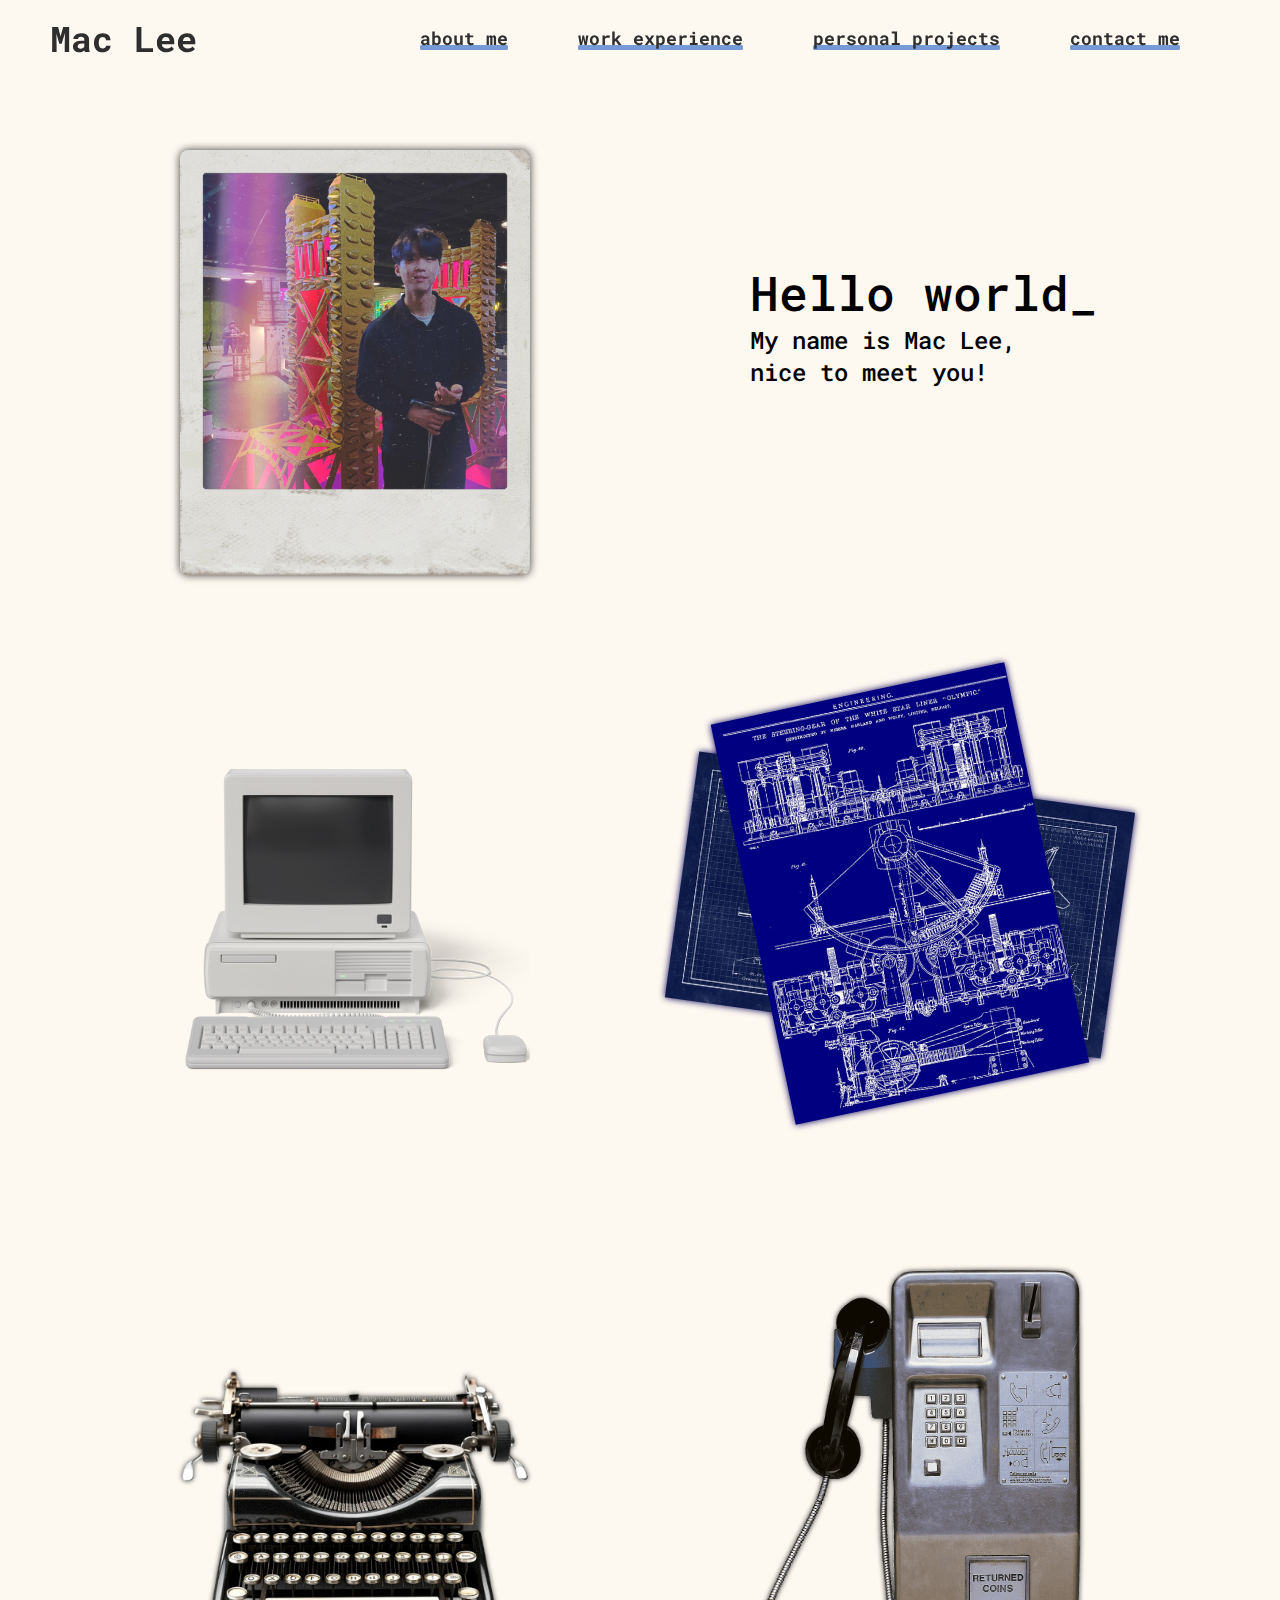
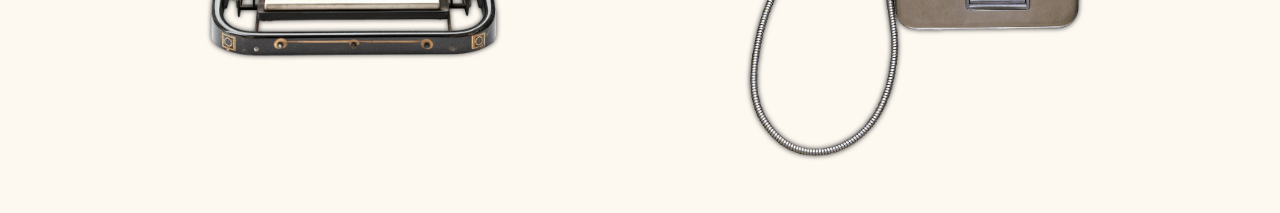
<file: index.html>
<!-- HTML doc for Mac Lee's porforlio website -->

<!doctype html>
<html lang="en-US">
    <head>
        <meta charset="utf-8" />
        <meta name="viewport" content="width=device-width" />

        <link rel="stylesheet" type="text/css" href="styles/reset.css" />
        <link href="styles/banner.css" rel="stylesheet" />
        <link href="styles/landing-page.css" rel="stylesheet" />

        <link rel="preconnect" href="https://fonts.googleapis.com">
        <link rel="preconnect" href="https://fonts.gstatic.com" crossorigin>
        <link href="https://fonts.googleapis.com/css2?family=Roboto+Mono:ital,wght@0,100;0,300;0,400;0,500;0,600;0,700;1,100;1,300;1,400;1,500;1,600;1,700&display=swap" rel="stylesheet">
        
        <link type="image/png" sizes="96x96" rel="icon" href="images/icon.png">
        
        <!-- <script src="../scripts/home-page.js" defer></script> -->
        <!-- <script src="https://kit.fontawesome.com/cdf04f7dd5.js" crossorigin="anonymous"></script> -->
        
        <title>Mac Lee</title>
    </head>
    <body>
        <header>
                <div id="logo-container" >
                    <h1><a href="index.html" >Mac Lee</a></h1>
                </div>
                <nav>
                    <ul>
                        <li><a id="about-me" href="docs/about-me.html">about me</a></li>
                        <li><a id="work-experience" href="docs/work-experience.html">work experience</a></li>
                        <li><a id="personal-projects" href="docs/personal-projects.html">personal projects</a></li>
                        <!-- <li><a id="blog" href="docs/blog.html">blog</a></li> -->
                        <li><a id="contact-me" href="docs/contact-me.html">contact me</a></li>
                    </ul>
                </nav>
        </header>
        <main>
            <!-- First Row -->
            <div id="polaroid-container" class="grid-item first-row">
                <a href="docs/about-me.html" >
                    <img  src="images/landing-page/me.jpg" />
                </a>
            </div>
            <div class="grid-item first-row">
                <p>
                    <span id="hello-world-text" >
                        Hello world<span id="blinking-cursor" >_</span>
                    </span>
                    <br>
                    My name is Mac Lee,
                    <br>
                    nice to meet you!
                </p>
            </div>
            <!-- Second Row -->
            <div id="computer-container" class="grid-item">
                <a href="docs/work-experience.html" ><img src="images/landing-page/computer.png" /></a>
            </div>
            <a href="docs/personal-projects.html" ><div id="blueprints-container" class="grid-item">
                <div><img id="blueprint1" src="images/landing-page/blueprint1.jpg" /></div>
                <div><img id="blueprint2" src="images/landing-page/blueprint2.jpg" /></div>
            </div></a>
            <!-- Third Row -->
            <div id="typewriter-container" class="grid-item third-row">
                <!-- <a href="docs/blog.html" ><img src="images/landing-page/typewriter.webp" /></a> -->
                <img src="images/landing-page/typewriter.webp" />
            </div>
            <div id="payphone-container" class="grid-item third-row">
                <a href="docs/contact-me.html" ><img src="images/landing-page/payphone.png" /></a>
            </div>
        </main>
        <!-- <footer></footer> -->
    </body>
</html>
</file>
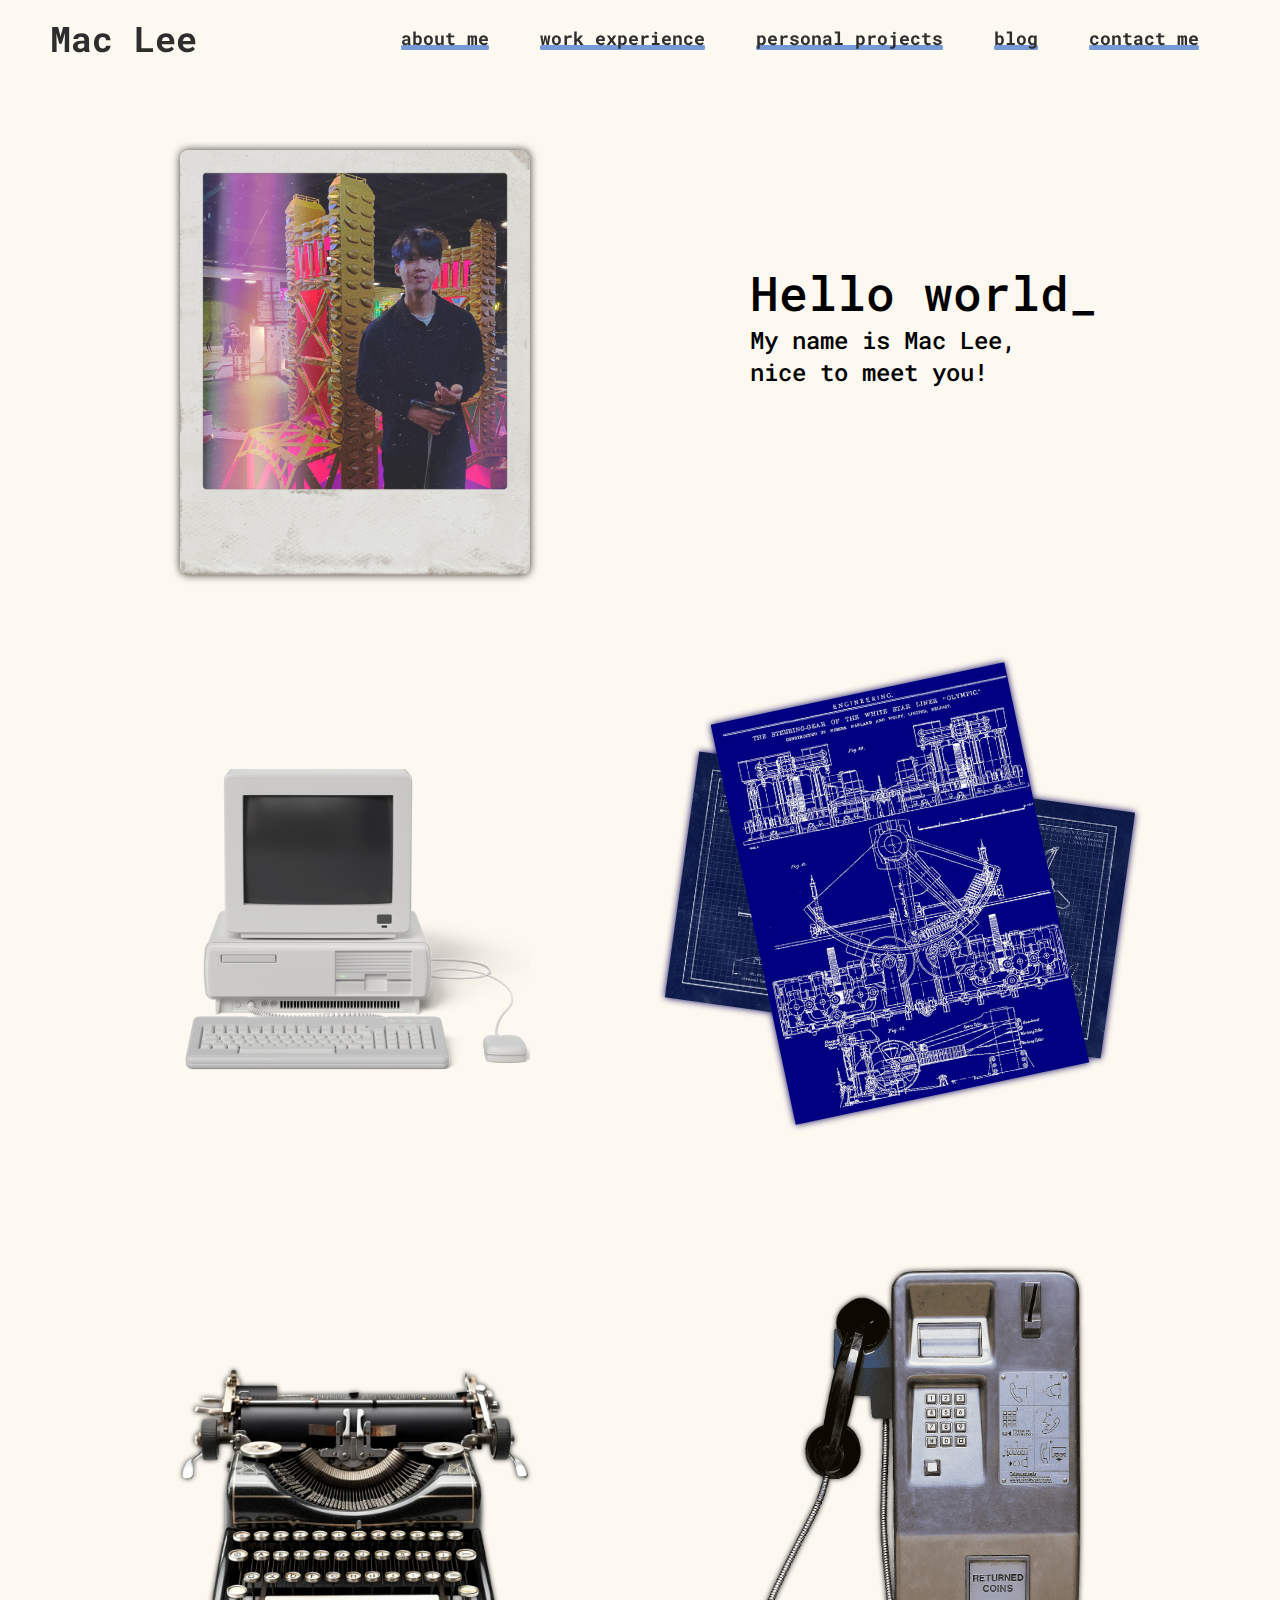
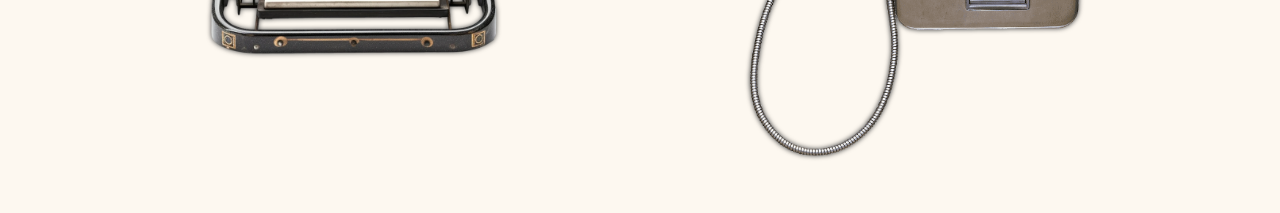
<file: public/index.html>
<!-- HTML doc for Mac Lee's porforlio website -->

<!doctype html>
<html lang="en-US">
    <head>
        <meta charset="utf-8" />
        <meta name="viewport" content="width=device-width" />

        <link rel="stylesheet" type="text/css" href="../styles/reset.css" />
        <link href="../styles/banner.css" rel="stylesheet" />
        <link href="../styles/landing-page.css" rel="stylesheet" />

        <link rel="preconnect" href="https://fonts.googleapis.com">
        <link rel="preconnect" href="https://fonts.gstatic.com" crossorigin>
        <link href="https://fonts.googleapis.com/css2?family=Roboto+Mono:ital,wght@0,100;0,300;0,400;0,500;0,600;0,700;1,100;1,300;1,400;1,500;1,600;1,700&display=swap" rel="stylesheet">
        
        <link type="image/png" sizes="96x96" rel="icon" href="../imageries/icon.png">
        
        <!-- <script src="../scripts/home-page.js" defer></script> -->
        <!-- <script src="https://kit.fontawesome.com/cdf04f7dd5.js" crossorigin="anonymous"></script> -->
        
        <title>Mac Lee</title>
    </head>
    <body>
        <header>
                <div id="logo-container" >
                    <h1><a href="index.html" >Mac Lee</a></h1>
                </div>
                <nav>
                    <ul>
                        <li><a id="about-me" href="about-me.html">about me</a></li>
                        <li><a id="work-experience" href="work-experience.html">work experience</a></li>
                        <li><a id="personal-projects" href="personal-projects.html">personal projects</a></li>
                        <li><a id="blog" href="blog.html">blog</a></li>
                        <li><a id="contact-me" href="contact-me.html">contact me</a></li>
                    </ul>
                </nav>
        </header>
        <main>
            <!-- First Row -->
            <div id="polaroid-container" class="grid-item first-row">
                <a href="about-me.html" >
                    <img  src="../imageries/landing-page/me.jpg" />
                </a>
            </div>
            <div class="grid-item first-row">
                <p>
                    <span id="hello-world-text" >
                        Hello world<span id="blinking-cursor" >_</span>
                    </span>
                    <br>
                    My name is Mac Lee,
                    <br>
                    nice to meet you!
                </p>
            </div>
            <!-- Second Row -->
            <div id="computer-container" class="grid-item">
                <a href="work-experience.html" ><img src="../imageries/landing-page/computer.png" /></a>
            </div>
            <a href="personal-projects.html" ><div id="blueprints-container" class="grid-item">
                <div><img id="blueprint1" src="../imageries/landing-page/blueprint1.jpg" /></div>
                <div><img id="blueprint2" src="../imageries/landing-page/blueprint2.jpg" /></div>
            </div></a>
            <!-- Third Row -->
            <div id="typewriter-container" class="grid-item third-row">
                <a href="blog.html" ><img src="../imageries/landing-page/typewriter.webp" /></a>
            </div>
            <div id="payphone-container" class="grid-item third-row">
                <a href="contact-me.html" ><img src="../imageries/landing-page/payphone.png" /></a>
            </div>
        </main>
        <!-- <footer></footer> -->
    </body>
</html>
</file>
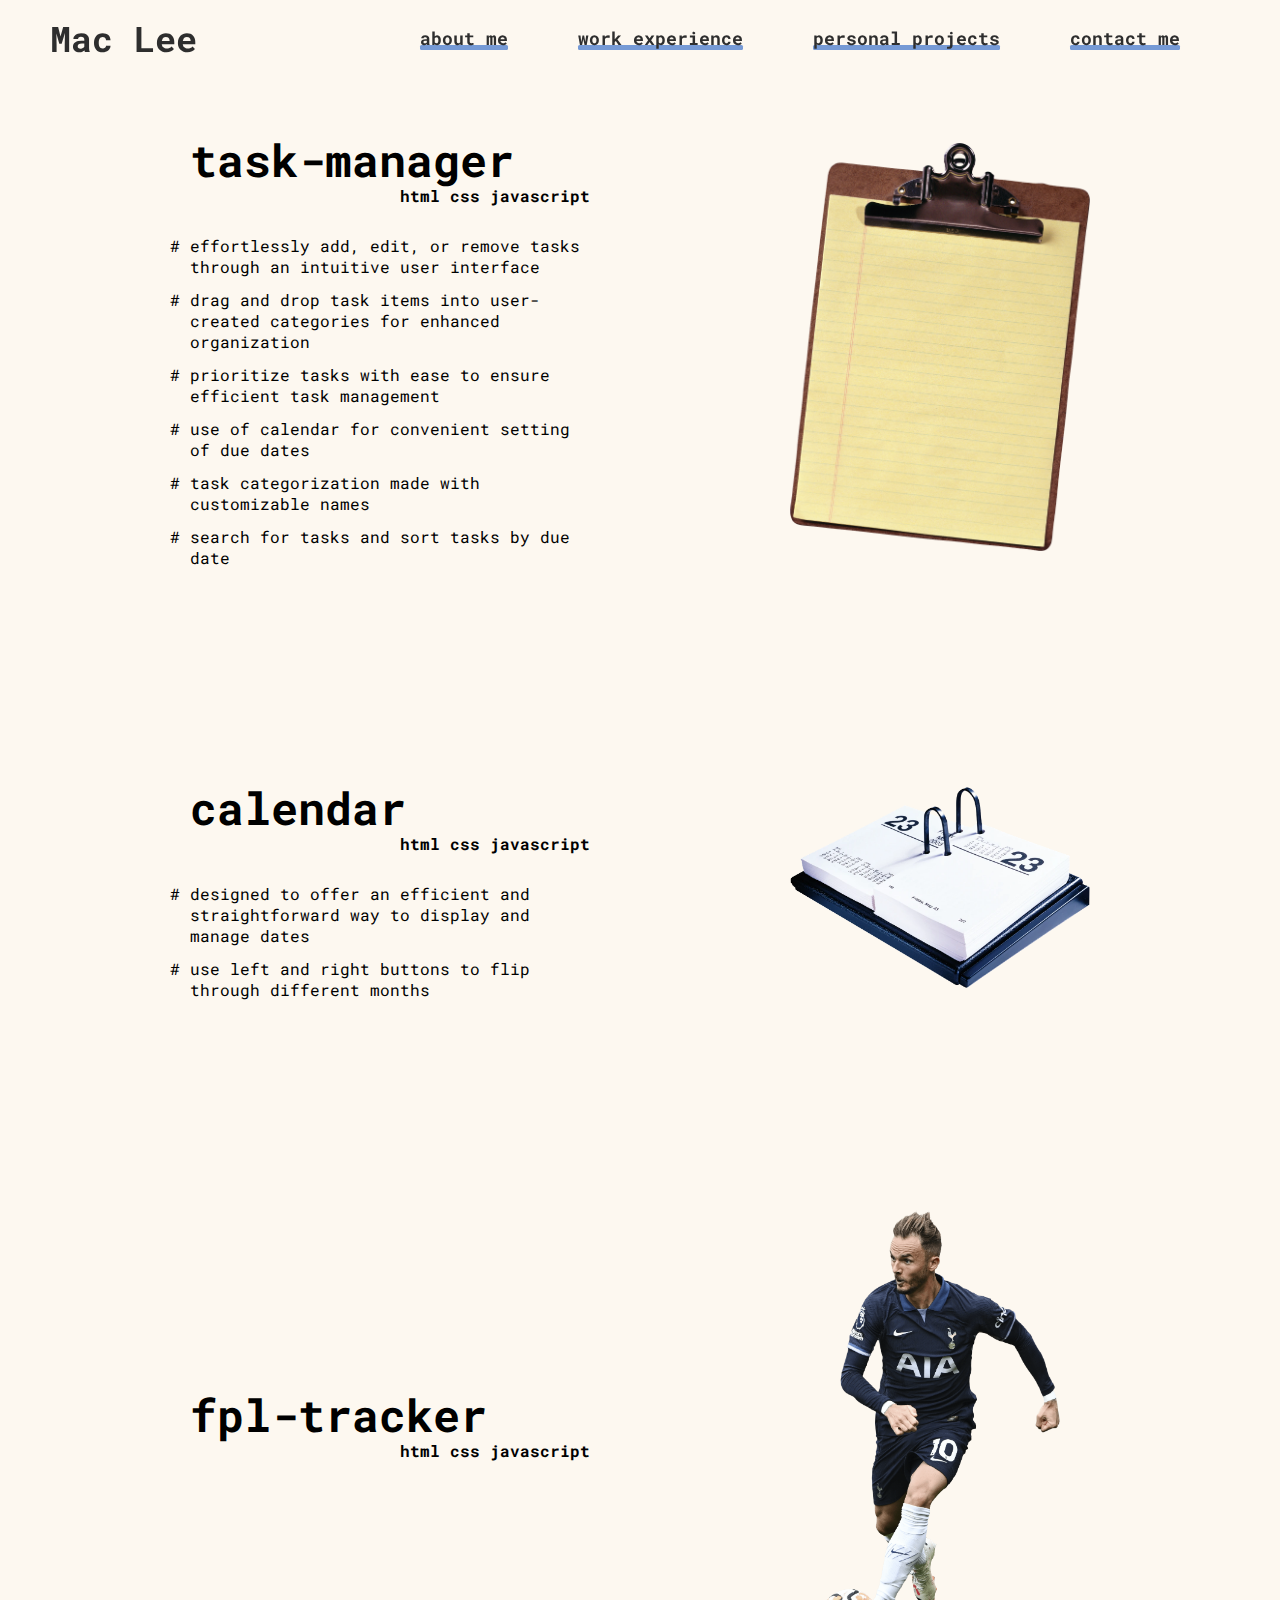
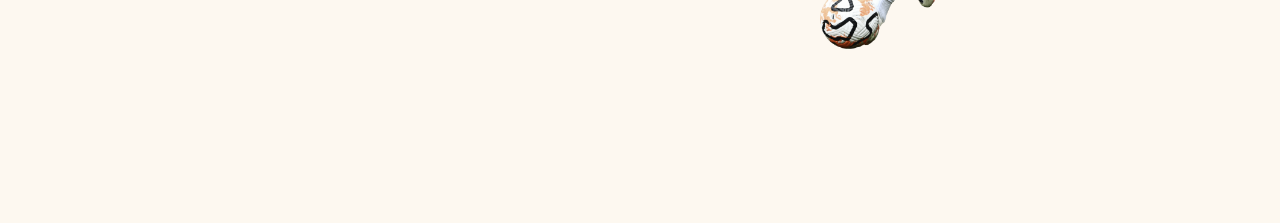
<file: docs/personal-projects.html>
<!doctype html>
<html lang="en-US">
    <head>
        <meta charset="utf-8" />
        <meta name="viewport" content="width=device-width" />

        <link rel="stylesheet" type="text/css" href="../styles/reset.css" />
        <link href="../styles/banner.css" rel="stylesheet" />
        <link href="../styles/personal-projects.css" rel="stylesheet" />

        <link rel="preconnect" href="https://fonts.googleapis.com">
        <link rel="preconnect" href="https://fonts.gstatic.com" crossorigin>
        <link href="https://fonts.googleapis.com/css2?family=Roboto+Mono:ital,wght@0,100;0,300;0,400;0,500;0,600;0,700;1,100;1,300;1,400;1,500;1,600;1,700&display=swap" rel="stylesheet">
        
        <link type="image/png" sizes="96x96" rel="icon" href="../images/icon.png">
        
        <script src="../scripts/home-page.js" defer></script>
        
        <title>Personal Projects</title>
    </head>
    <body>
        <header>
            <div id="logo-container" >
                <h1><a href="../index.html" >Mac Lee</a></h1>
            </div>
            <nav>
                <ul>
                    <li><a id="about-me" href="about-me.html">about me</a></li>
                    <li><a id="work-experience" href="work-experience.html">work experience</a></li>
                    <li><a id="personal-projects" href="personal-projects.html">personal projects</a></li>
                    <!-- <li><a id="blog" href="blog.html">blog</a></li> -->
                    <li><a id="contact-me" href="contact-me.html">contact me</a></li>
                </ul>
            </nav>
        </header>
        <main>
            <div id="projects-container">
                <div class="grid-item left-col" >
                    <h2>task-manager</h2>
                    <h4>html css javascript</h4>
                    <ul>
                        <li><p>effortlessly add, edit, or remove tasks through an intuitive user interface</p></li>
                        <li><p>drag and drop task items into user-created categories for enhanced organization</p></li>
                        <li><p>prioritize tasks with ease to ensure efficient task management</p></li>
                        <!-- <li><p>use of calendar for convenient setting of due dates and schedule visualization</p></li> -->
                        <li><p>use of calendar for convenient setting of due dates</p></li>
                        <li><p>task categorization made with customizable names</p></li>
                        <li><p>search for tasks and sort tasks by due date</p></li>
                    </ul>
                </div>
                <div class="grid-item right-col">
                    <a href="../docs/projects/to-do-list.html" >
                        <img id="clipboard-image" src="../images/clipboard.png" />
                    </a>
                </div>

                <div class="grid-item left-col" >
                    <h2>calendar</h2>
                    <h4>html css javascript</h4>
                    <ul>
                        <li><p>designed to offer an efficient and straightforward way to display and manage dates</p></li>
                        <li><p>use left and right buttons to flip through different months</p></li>
                        <!-- <li><p>ability to separately select year, month, and day</p></li> -->
                        <!-- <li><p>a responsive calendar that can be adjusted to various screen sizes, ensuring usability across different devices</p></li> -->
                    </ul>
                </div>
                <div class="grid-item right-col">
                    <a href="../docs/projects/calendar.html" >
                        <img id="calendar-image" src="../images/calendar.webp" />
                    </a>
                </div>

                <div class="grid-item left-col" >
                    <h2>fpl-tracker</h2>
                    <h4>html css javascript</h4>
                    <ul>
                        <!-- <li><p>designed to offer an efficient and straightforward way to display and manage dates</p></li>
                        <li><p>use left and right buttons to flip through different months</p></li> -->
                        <!-- <li><p>ability to separately select year, month, and day</p></li> -->
                        <!-- <li><p>a responsive calendar that can be adjusted to various screen sizes, ensuring usability across different devices</p></li> -->
                    </ul>
                </div>
                <div class="grid-item right-col">
                    <a href="../docs/projects/fpl-tracker.html" >
                        <img id="soccer-player-image" src="../images/soccer-player.png" />
                    </a>
                </div>
            </div>
        </main>
    </body>
</html>
</file>
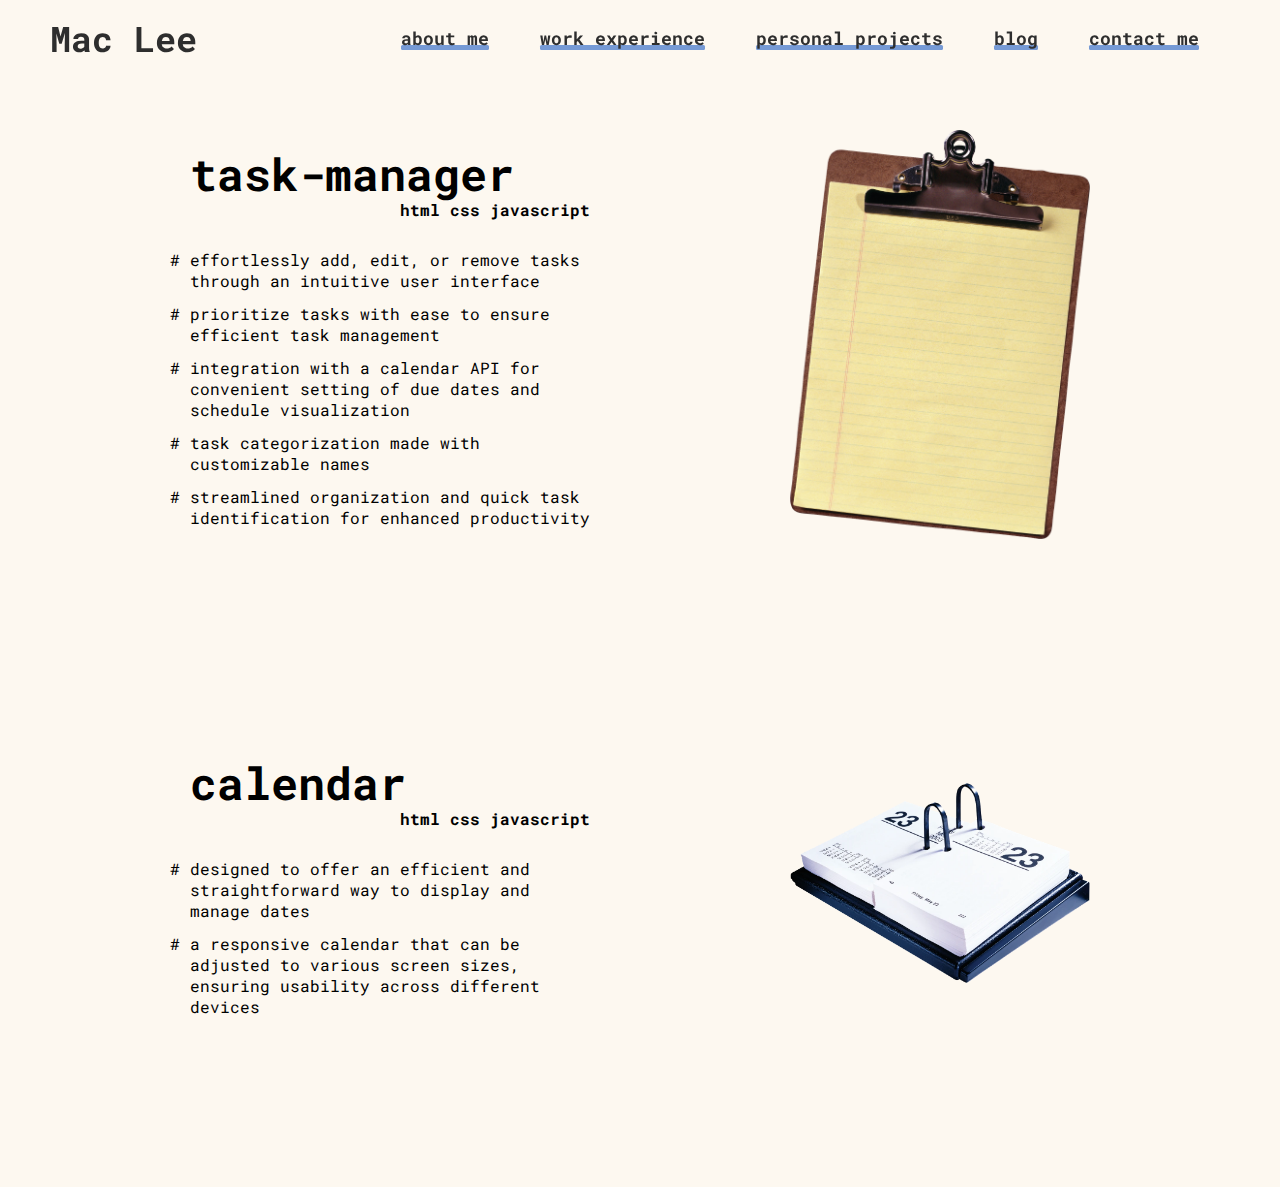
<file: public/personal-projects.html>
<!doctype html>
<html lang="en-US">
    <head>
        <meta charset="utf-8" />
        <meta name="viewport" content="width=device-width" />

        <link rel="stylesheet" type="text/css" href="../styles/reset.css" />
        <link href="../styles/banner.css" rel="stylesheet" />
        <link href="../styles/personal-projects.css" rel="stylesheet" />

        <link rel="preconnect" href="https://fonts.googleapis.com">
        <link rel="preconnect" href="https://fonts.gstatic.com" crossorigin>
        <link href="https://fonts.googleapis.com/css2?family=Roboto+Mono:ital,wght@0,100;0,300;0,400;0,500;0,600;0,700;1,100;1,300;1,400;1,500;1,600;1,700&display=swap" rel="stylesheet">
        
        <link type="image/png" sizes="96x96" rel="icon" href="../imageries/icon.png">
        
        <script src="../scripts/home-page.js" defer></script>
        
        <title>Personal Projects</title>
    </head>
    <body>
        <header>
            <div id="logo-container" >
                <h1><a href="index.html" >Mac Lee</a></h1>
            </div>
            <nav>
                <ul>
                    <li><a id="about-me" href="../public/about-me.html">about me</a></li>
                    <li><a id="work-experience" href="../public/work-experience.html">work experience</a></li>
                    <li><a id="personal-projects" href="../public/personal-projects.html">personal projects</a></li>
                    <li><a id="blog" href="../public/blog.html">blog</a></li>
                    <li><a id="contact-me" href="../public/contact-me.html">contact me</a></li>
                </ul>
            </nav>
        </header>
        <main>
            <div id="projects-container">
                <div class="grid-item left-col" >
                    <h2>task-manager</h2>
                    <h4>html css javascript</h4>
                    <ul>
                        <li><p>effortlessly add, edit, or remove tasks through an intuitive user interface</p></li>
                        <li><p>prioritize tasks with ease to ensure efficient task management</p></li>
                        <li><p>integration with a calendar API for convenient setting of due dates and schedule visualization</p></li>
                        <li><p>task categorization made with customizable names</p></li>
                        <li><p>streamlined organization and quick task identification for enhanced productivity</p></li>
                    </ul>
                </div>
                <div class="grid-item right-col">
                    <a href="../public/projects/to-do-list.html" ><img src="../imageries/clipboard.png" /></a>
                </div>
                <div class="grid-item left-col" >
                    <h2>calendar</h2>
                    <h4>html css javascript</h4>
                    <ul>
                        <li><p>designed to offer an efficient and straightforward way to display and manage dates</p></li>
                        <li><p>a responsive calendar that can be adjusted to various screen sizes, ensuring usability across different devices</p></li>
                    </ul>
                </div>
                <div class="grid-item right-col">
                    <a href="../public/projects/calendar.html" ><img src="../imageries/calendar.webp" /></a>
                </div>
            </div>
        </main>
    </body>
</html>
</file>
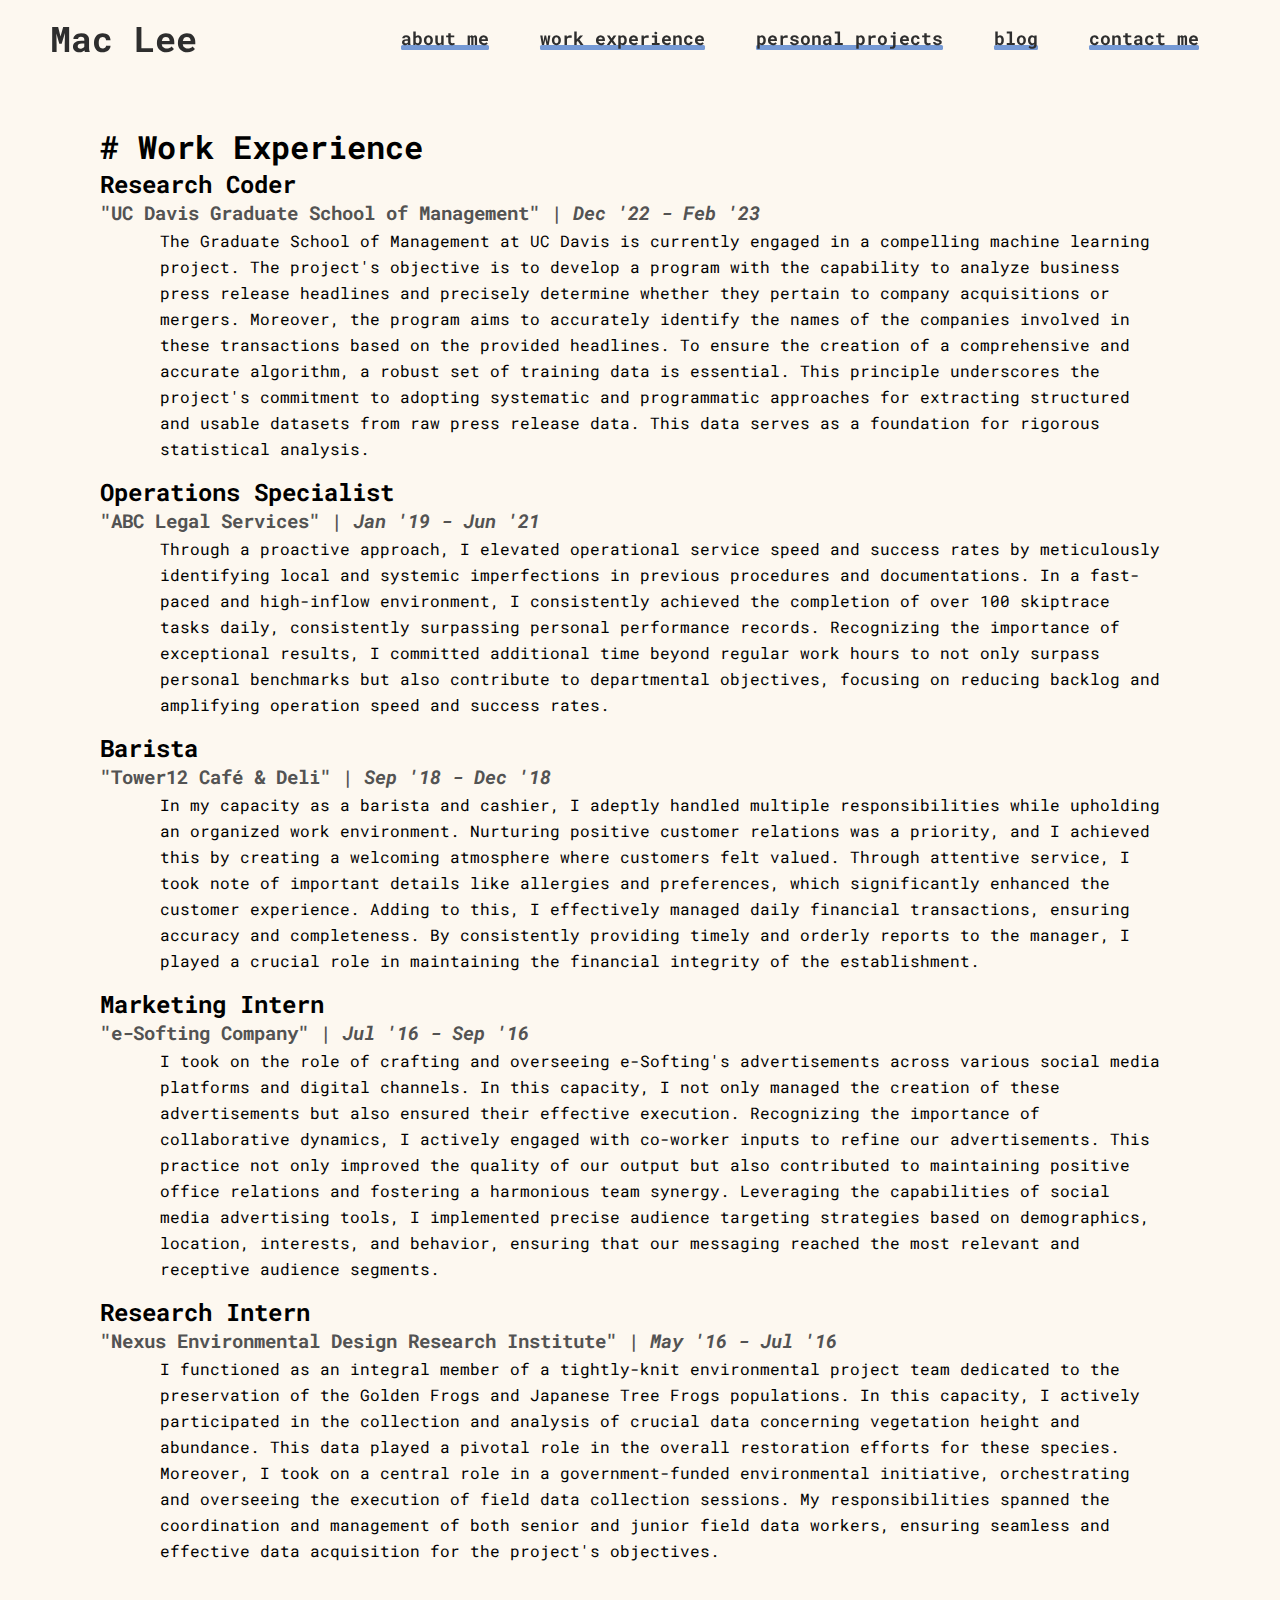
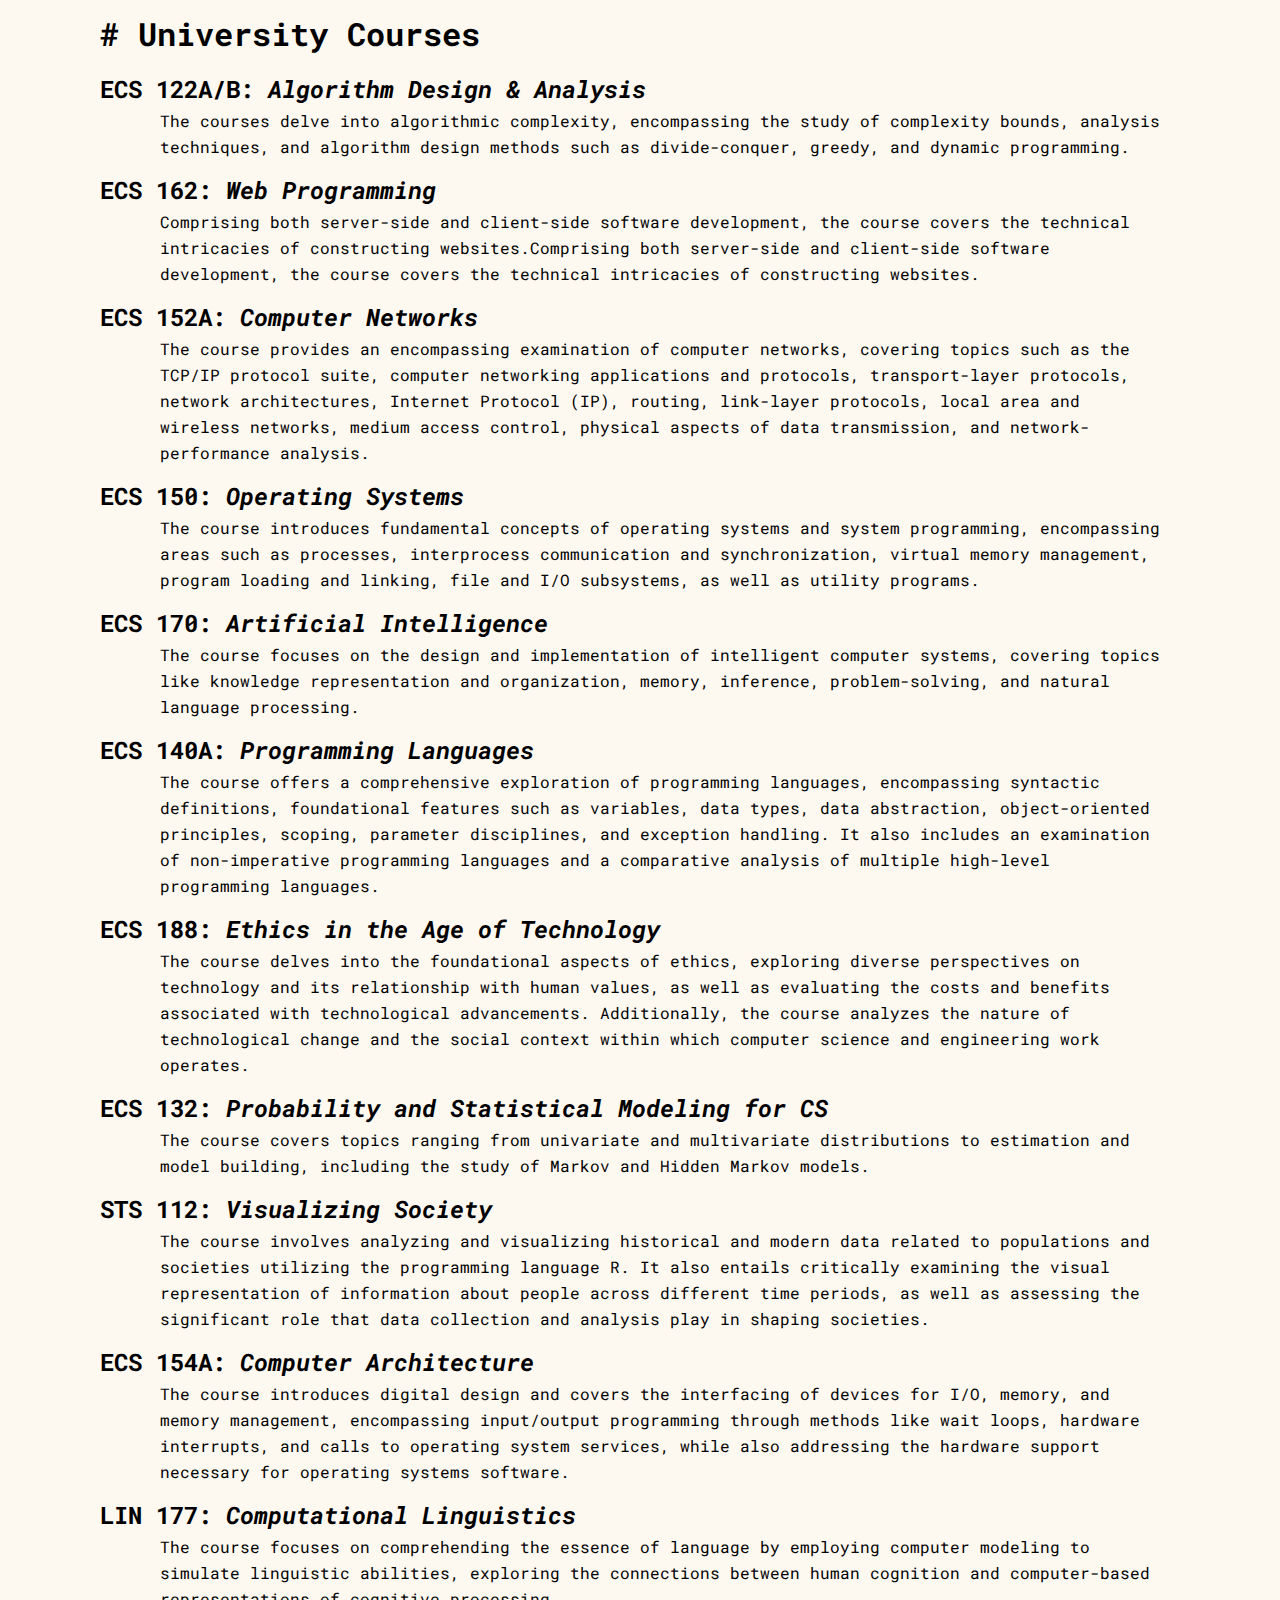
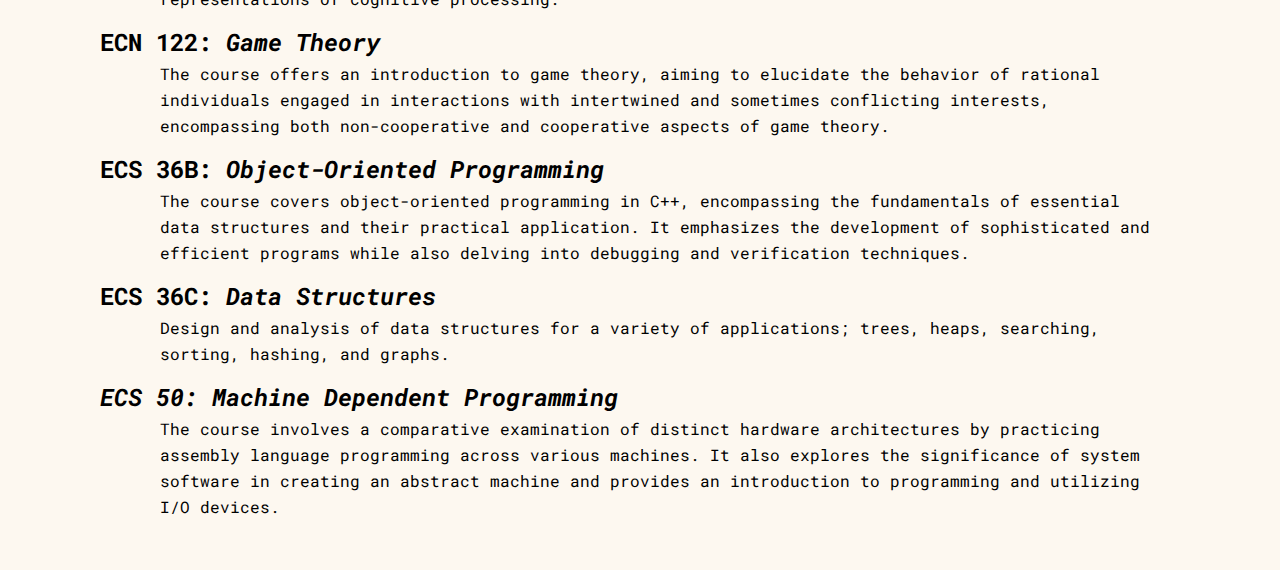
<file: public/work-experience.html>
<!doctype html>
<html lang="en-US">
    <head>
        <meta charset="utf-8" />
        <meta name="viewport" content="width=device-width" />

        <link rel="stylesheet" type="text/css" href="../styles/reset.css" />
        <link href="../styles/banner.css" rel="stylesheet" />
        <link href="../styles/work-experience.css" rel="stylesheet" />

        <link rel="preconnect" href="https://fonts.googleapis.com">
        <link rel="preconnect" href="https://fonts.gstatic.com" crossorigin>
        <link href="https://fonts.googleapis.com/css2?family=Roboto+Mono:ital,wght@0,100;0,300;0,400;0,500;0,600;0,700;1,100;1,300;1,400;1,500;1,600;1,700&display=swap" rel="stylesheet">
        
        <link type="image/png" sizes="96x96" rel="icon" href="../imageries/icon.png">
        
        <!-- <script src="../scripts/home-page.js" defer></script> -->
        <!-- <script src="https://kit.fontawesome.com/cdf04f7dd5.js" crossorigin="anonymous"></script> -->
        
        <title>Work Experience</title>
    </head>
    <body>
        <header>
            <div id="logo-container" >
                <h1><a href="index.html" >Mac Lee</a></h1>
            </div>
            <nav>
                <ul>
                    <li><a id="about-me" href="about-me.html">about me</a></li>
                    <li><a id="work-experience" href="work-experience.html">work experience</a></li>
                    <li><a id="personal-projects" href="personal-projects.html">personal projects</a></li>
                    <li><a id="blog" href="blog.html">blog</a></li>
                    <li><a id="contact-me" href="contact-me.html">contact me</a></li>
                </ul>
            </nav>
        </header>
        <main>
            <div id="work-experience-container" >
                <h1># Work Experience</h1>
                <ul>
                    <li>
                        <h2>Research Coder</h2>
                        <h3>"UC Davis Graduate School of Management" | <i>Dec '22 - Feb '23</i></h3>
                        <p>              
                            The Graduate School of Management at UC Davis is currently engaged in a 
                            compelling machine learning project. The project's objective is to develop a 
                            program with the capability to analyze business press release headlines and 
                            precisely determine whether they pertain to company acquisitions or mergers. 
                            Moreover, the program aims to accurately identify the names of the companies 
                            involved in these transactions based on the provided headlines. To ensure the 
                            creation of a comprehensive and accurate algorithm, a robust set of training 
                            data is essential. This principle underscores the project's commitment to 
                            adopting systematic and programmatic approaches for extracting structured and 
                            usable datasets from raw press release data. This data serves as a foundation 
                            for rigorous statistical analysis.
                        </p>
                    </li>
                    <li>
                        <h2>Operations Specialist</h2>
                        <h3>"ABC Legal Services" | <i>Jan '19 - Jun '21</i></h3>
                        <p>
                            Through a proactive approach, I elevated operational service speed and success 
                            rates by meticulously identifying local and systemic imperfections in previous 
                            procedures and documentations. In a fast-paced and high-inflow environment, I 
                            consistently achieved the completion of over 100 skiptrace tasks daily, 
                            consistently surpassing personal performance records. Recognizing the importance 
                            of exceptional results, I committed additional time beyond regular work hours to 
                            not only surpass personal benchmarks but also contribute to departmental 
                            objectives, focusing on reducing backlog and amplifying operation speed and 
                            success rates.
                        </p>
                    </li>
                    <li>
                        <h2>Barista</h2>
                        <h3>"Tower12 Café & Deli" | <i>Sep '18 - Dec '18</i></h3>  
                        <p>
                            In my capacity as a barista and cashier, I adeptly handled multiple 
                            responsibilities while upholding an organized work environment. Nurturing 
                            positive customer relations was a priority, and I achieved this by creating a 
                            welcoming atmosphere where customers felt valued. Through attentive service, I 
                            took note of important details like allergies and preferences, which 
                            significantly enhanced the customer experience. Adding to this, I effectively 
                            managed daily financial transactions, ensuring accuracy and completeness. By 
                            consistently providing timely and orderly reports to the manager, I played a 
                            crucial role in maintaining the financial integrity of the establishment.
                        </p>
                    </li>
                    <li>
                        <h2>Marketing Intern</h2>
                        <h3>"e-Softing Company" | <i>Jul '16 - Sep '16</i></h3>
                        <p>
                            I took on the role of crafting and overseeing e-Softing's advertisements across 
                            various social media platforms and digital channels. In this capacity, I not 
                            only managed the creation of these advertisements but also ensured their 
                            effective execution. Recognizing the importance of collaborative dynamics, I 
                            actively engaged with co-worker inputs to refine our advertisements. This 
                            practice not only improved the quality of our output but also contributed to 
                            maintaining positive office relations and fostering a harmonious team synergy. 
                            Leveraging the capabilities of social media advertising tools, I implemented 
                            precise audience targeting strategies based on demographics, location, 
                            interests, and behavior, ensuring that our messaging reached the most relevant 
                            and receptive audience segments.
                        </p>
                    </li>
                    <li>
                        <h2>Research Intern</h2>
                        <h3>"Nexus Environmental Design Research Institute" | <i>May '16 - Jul '16</i></h3>
                        <p>
                            I functioned as an integral member of a tightly-knit environmental project team 
                            dedicated to the preservation of the Golden Frogs and Japanese Tree Frogs 
                            populations. In this capacity, I actively participated in the collection and 
                            analysis of crucial data concerning vegetation height and abundance. This data 
                            played a pivotal role in the overall restoration efforts for these species. 
                            Moreover, I took on a central role in a government-funded environmental 
                            initiative, orchestrating and overseeing the execution of field data collection 
                            sessions. My responsibilities spanned the coordination and management of both 
                            senior and junior field data workers, ensuring seamless and effective data 
                            acquisition for the project's objectives.
                        </p>
                    </li>
                </ul>
            </div>
            <div id="courses-container" >
                <h1># University Courses</h1>
                <span class="course" >
                    <h2>ECS 122A/B: <i>Algorithm Design & Analysis</i></h2>
                    <p>
                        The courses delve into algorithmic complexity, encompassing the study of complexity 
                        bounds, analysis techniques, and algorithm design methods such as divide-conquer, 
                        greedy, and dynamic programming.
                    </p>
                </span>
                <span class="course" >
                    <h2>ECS 162: <i>Web Programming</i></h2>
                    <p>
                        Comprising both server-side and client-side software development, the course covers 
                        the technical intricacies of constructing websites.Comprising both server-side and 
                        client-side software development, the course covers the technical intricacies of 
                        constructing websites.
                    </p>
                </span>
                <span class="course" >
                    <h2>ECS 152A: <i>Computer Networks</i></h2>
                    <p>
                        The course provides an encompassing examination of computer networks, covering 
                        topics such as the TCP/IP protocol suite, computer networking applications and 
                        protocols, transport-layer protocols, network architectures, Internet Protocol (IP), 
                        routing, link-layer protocols, local area and wireless networks, medium access 
                        control, physical aspects of data transmission, and network-performance analysis.
                    </p>
                </span>
                <span class="course" >
                    <h2>ECS 150: <i>Operating Systems</i></h2>
                    <p>
                        The course introduces fundamental concepts of operating systems and system 
                        programming, encompassing areas such as processes, interprocess communication and 
                        synchronization, virtual memory management, program loading and linking, file and 
                        I/O subsystems, as well as utility programs.
                    </p>
                </span>
                <span class="course" >
                    <h2>ECS 170: <i>Artificial Intelligence</i></i></h2>
                    <p>
                        The course focuses on the design and implementation of intelligent computer systems, 
                        covering topics like knowledge representation and organization, memory, inference, 
                        problem-solving, and natural language processing.
                    </p>
                </span>
                <span class="course" >
                    <h2>ECS 140A: <i>Programming Languages</i></h2>
                    <p>
                        The course offers a comprehensive exploration of programming languages, encompassing 
                        syntactic definitions, foundational features such as variables, data types, data 
                        abstraction, object-oriented principles, scoping, parameter disciplines, and 
                        exception handling. It also includes an examination of non-imperative programming 
                        languages and a comparative analysis of multiple high-level programming languages.
                    </p>
                </span>
                <span class="course" >
                    <h2>ECS 188: <i>Ethics in the Age of Technology</i></h2>
                    <p>
                        The course delves into the foundational aspects of ethics, exploring diverse 
                        perspectives on technology and its relationship with human values, as well as 
                        evaluating the costs and benefits associated with technological advancements. 
                        Additionally, the course analyzes the nature of technological change and the social 
                        context within which computer science and engineering work operates.
                    </p>
                </span>
                <span class="course" >
                    <h2>ECS 132: <i>Probability and Statistical Modeling for CS</i></h2>
                    <p>
                        The course covers topics ranging from univariate and multivariate distributions to 
                        estimation and model building, including the study of Markov and Hidden Markov models.
                    </p>
                </span>
                <span class="course" >
                    <h2>STS 112: <i>Visualizing Society</i></h2>
                    <p>
                        The course involves analyzing and visualizing historical and modern data related to 
                        populations and societies utilizing the programming language R. It also entails 
                        critically examining the visual representation of information about people across 
                        different time periods, as well as assessing the significant role that data 
                        collection and analysis play in shaping societies.
                    </p>
                </span>
                <span class="course" >
                    <h2>ECS 154A: <i>Computer Architecture</i></h2>
                    <p>
                        The course introduces digital design and covers the interfacing of devices for I/O, 
                        memory, and memory management, encompassing input/output programming through methods 
                        like wait loops, hardware interrupts, and calls to operating system services, while 
                        also addressing the hardware support necessary for operating systems software.
                    </p>
                </span>
                <span class="course" >
                    <h2>LIN 177: <i>Computational Linguistics</i></h2>
                    <p>
                        The course focuses on comprehending the essence of language by employing computer 
                        modeling to simulate linguistic abilities, exploring the connections between human 
                        cognition and computer-based representations of cognitive processing.
                    </p>
                </span>
                <span class="course" >
                    <h2>ECN 122: <i>Game Theory</i></h2>
                    <p>
                        The course offers an introduction to game theory, aiming to elucidate the behavior 
                        of rational individuals engaged in interactions with intertwined and sometimes 
                        conflicting interests, encompassing both non-cooperative and cooperative aspects of 
                        game theory.
                    </p>
                </span>
                <span class="course" >
                    <h2>ECS 36B: <i>Object-Oriented Programming</i></h2>
                    <p>
                        The course covers object-oriented programming in C++, encompassing the fundamentals 
                        of essential data structures and their practical application. It emphasizes the 
                        development of sophisticated and efficient programs while also delving into 
                        debugging and verification techniques.
                    </p>
                </span>
                <span class="course" >
                    <h2>ECS 36C: <i>Data Structures</i></h2>
                    <p>
                        Design and analysis of data structures for a variety of applications; trees, heaps, 
                        searching, sorting, hashing, and graphs.
                    </p>
                </span>
                <span class="course" >
                    <h2><i>ECS 50: Machine Dependent Programming</i></h2>
                    <p>
                        The course involves a comparative examination of distinct hardware architectures by 
                        practicing assembly language programming across various machines. It also explores 
                        the significance of system software in creating an abstract machine and provides an 
                        introduction to programming and utilizing I/O devices.
                    </p>
                </span>
            </div>
        </main>
    </body>
</html>
</file>
<file: styles/banner.css>
html {
    background-color: #FDF8F0;
    font-family: 'Roboto Mono', Arial, Helvetica, sans-serif;
}

html::-webkit-scrollbar {
    width: 8px;
}

html::-webkit-scrollbar-track {
    border-radius: 8px;
    background-color: #e7e7e7;
    border: 1px solid #cacaca;
}

html::-webkit-scrollbar-thumb {
    border-radius: 8px;
    background-color: #4B4E53;
}

header {
    user-select: none;
    position: fixed;

    color: #4B4E53;

    padding: 15px 50px;

    width: 100%;

    white-space: nowrap;
    overflow: hidden;

    max-height: 70px;

    z-index: 1000;
    background-color: #FDF8F0;
    box-shadow: 0 0 1.5px 5px #FDF8F0;
}

#logo-container {
    white-space: nowrap;
    float: left;
}

h1 {
    transition: color 0.3s ease-in-out;
}

nav {
    float: right;

    padding-top: 12px;
    width: 55em;
}

header ul {
    display: flex;
    justify-content: space-evenly;
    
    list-style-type: none;

    width: 900px;
}

header a {
    text-decoration: none;

    font-weight: bolder;
    font-size: 1.1em;

    color: #2e2e2e;

    transition-property: color;
    transition-duration: 0.25s;
}

header li {
position: relative;
}

header li::before {
    content: '';
    background-color: #0048bd88;
    z-index: -1;
    left: 0;
    bottom: 0px;
    height: 5.5px;
    width: 100%;

    border-radius: 1.5px;

    position: absolute;

    transition: all .25s ease-in-out;
}

header li:hover::before {
    bottom: 0;
    height: 100%;
    background-color: #0d4196;
}

header a:hover {
    color: whitesmoke;
}

h1 a:hover {
    color: #0d4196;
}
</file>
<file: styles/landing-page.css>
/* Stylesheet for Mac Lee's portfolio website */

/* TODO: Desktop, tablet, and mobile versions using media queries below */

/* @media (min-width: 1200px) {
    Your desktop-specific styles here
} */

/* @media (min-width: 992px) and (max-width: 1199px) {
    Your laptop-specific styles here
} */

/* @media (min-width: 768px) and (max-width: 991px) {
    Your tablet-specific styles here
} */
  
/* @media (max-width: 767px) {
    Your mobile-specific styles here
} */

main {
    display: grid;
    justify-content: center;
    grid-template-columns: 350px 350px;

    padding-top: 150px;
    padding-bottom: 50px;
}

.grid-item img {
    width: 100%;
}

.grid-item p {
    font-weight: 500;
    font-size: 1.5em;
    user-select: none;

    margin-bottom: 80px;
}

.first-row {
    align-self: center;
}

#hello-world-text {
    font-size: 2em;
}

#polaroid-container img {
    filter: drop-shadow(0px 0px 4px #3a3a3a);
    border-radius: 8px;
    cursor: url(../images/cursors/about-me-cursor.png), pointer;
}

#blinking-cursor {
    animation: 1.5s blink step-end infinite;
}

@keyframes blink {
    from, to {
        color: transparent;
    }
    50% {
        color: black;
    }
}

#computer-container img {
    cursor: url(../images/cursors/work-experience-cursor.png), pointer;
}

#typewriter-container img {
    cursor: url(../images/cursors/blog-cursor.png), pointer;
}

#payphone-container img {
    cursor: url(../images/cursors/contact-me-cursor.png), pointer;
}

#blueprints-container {
    cursor: url(../images/cursors/personal-projects-cursor.png), pointer;

    filter: drop-shadow(0px 0px 3.5px #090058);
}

#blueprint1 {
    position: absolute;
    width: 440px;
    transform: translate(-70px, 12px) rotate(8deg);
}

#blueprint2 {
    position: absolute;
    width: 300px;
    transform: translateY(-80px) rotate(-12deg);
}

.third-row {
    display: flex;
    align-items: center;

    filter: drop-shadow(0px 0px 2.5px #3a3a3a);
}

/* footer {
    width: 100%;
    height: 25px;
    background-color: #acacac;
    filter: drop-shadow(0px 3.5px 8px #acacac);
    border-top: 2px #acacac;
} */

@media (min-width: 1300px) {
    main {
        gap: 190px 380px;
    }
}

@media (min-width: 992px) and (max-width: 1299px) {
    main {
        gap: 190px 220px;
    }
}
</file>
<file: styles/personal-projects.css>
main {
    padding-top: 100px;
    padding-bottom: 130px;
}

#projects-container {
    display: grid;
    justify-content: center;
    align-items: center;
    grid-template-columns: 400px 300px;

    margin-top: 30px;
    margin-bottom: 40px;
}

.left-col h4 {
    line-height: 14px;
    text-align: right;
}

.left-col ul {
    padding-top: 20px;
}

.left-col li {
    margin-top: 12px;
}

.grid-item img {
    width: 100%;
}

#soccer-player-image {
    width: 80%;

    margin-left: 30px;
}

.grid-item h2 {
    font-size: 45px;
}

ul {
    text-align: left;

    list-style-type: "# ";
}

#project-container {
    padding-top: 200px;
}

/* @media (min-width: 1300px) {
    #projects-container {
        gap: 190px 380px;
    }
} */

/* @media (min-width: 992px) and (max-width: 1299px) { */
    #projects-container {
        gap: 210px 200px;
    }
/* } */
</file>
<file: styles/work-experience.css>
/* @media (min-width: 1200px) {
    Your desktop-specific styles here
} */

/* @media (min-width: 992px) and (max-width: 1199px) {
    Your laptop-specific styles here
} */

/* @media (min-width: 768px) and (max-width: 991px) {
    Your tablet-specific styles here
} */
  
/* @media (max-width: 767px) {
    Your mobile-specific styles here
} */

main {
    padding: 125px 100px 50px 100px;
}

main ul { 
    list-style-type: none;
}

#work-experience-container h1 {
    /* background-color: purple; */
    white-space: nowrap;
}

main h2 {
    white-space: nowrap;
}

#work-experience-container {
    /* margin-bottom: 60px; */
    margin-bottom: 20px;
}

#work-experience-container h3 {
    color: rgb(83, 83, 83);
    margin-bottom: 3px;
    white-space: nowrap;
}

#work-experience-container li {
    padding-bottom: 14px;
}

#work-experience-container p {
    margin-left: 60px;
    margin-right: 20px;
    line-height: 26px;
}

#work-experience-header {
    display: flex;
    align-items: center;
    justify-content: space-between;

    margin-bottom: 18px;
}

#work-experience-header button {
    display: flex;
    align-items: center;

    font-family: inherit;
    font-weight: 500;

    height: fit-content;

    margin-right: 80px;

    color: rgb(60, 86, 131);
    background-color: inherit;

    border: none;

    transition: background-color 0.2s ease-in-out;
}

#work-experience-header button h4 {
    text-align: left;
    line-height: 12px;

    font-size: 12px;
}

#work-experience-header .fa-file-arrow-down {
    color: rgb(60, 86, 131);
}

#work-experience-header i {
    margin-right: 9px;

    transition: color 0.2s ease-in-out;
}

#work-experience-header i:hover {
    color: rgb(154, 170, 197);
}

#work-experience-header a {
    text-decoration: none;

    cursor: pointer;
}

#work-experience-header a:visited {
    text-decoration: none;

    color: inherit;

    cursor: pointer;
}

hr {
    opacity: 0.7;
}

#courses-container {
    margin-top: 34px;
}

#courses-container h1 {
    padding-bottom: 4px;
}

#courses-container h2 {
    margin-top: 14px;
    margin-bottom: 3px;
}

#courses-container p {
    margin-left: 60px;
    margin-right: 20px;
    line-height: 26px;
}

.highlight {
    background-color: rgba(158, 181, 219, 0.5);
    /* opacity: ; */
}
</file>
